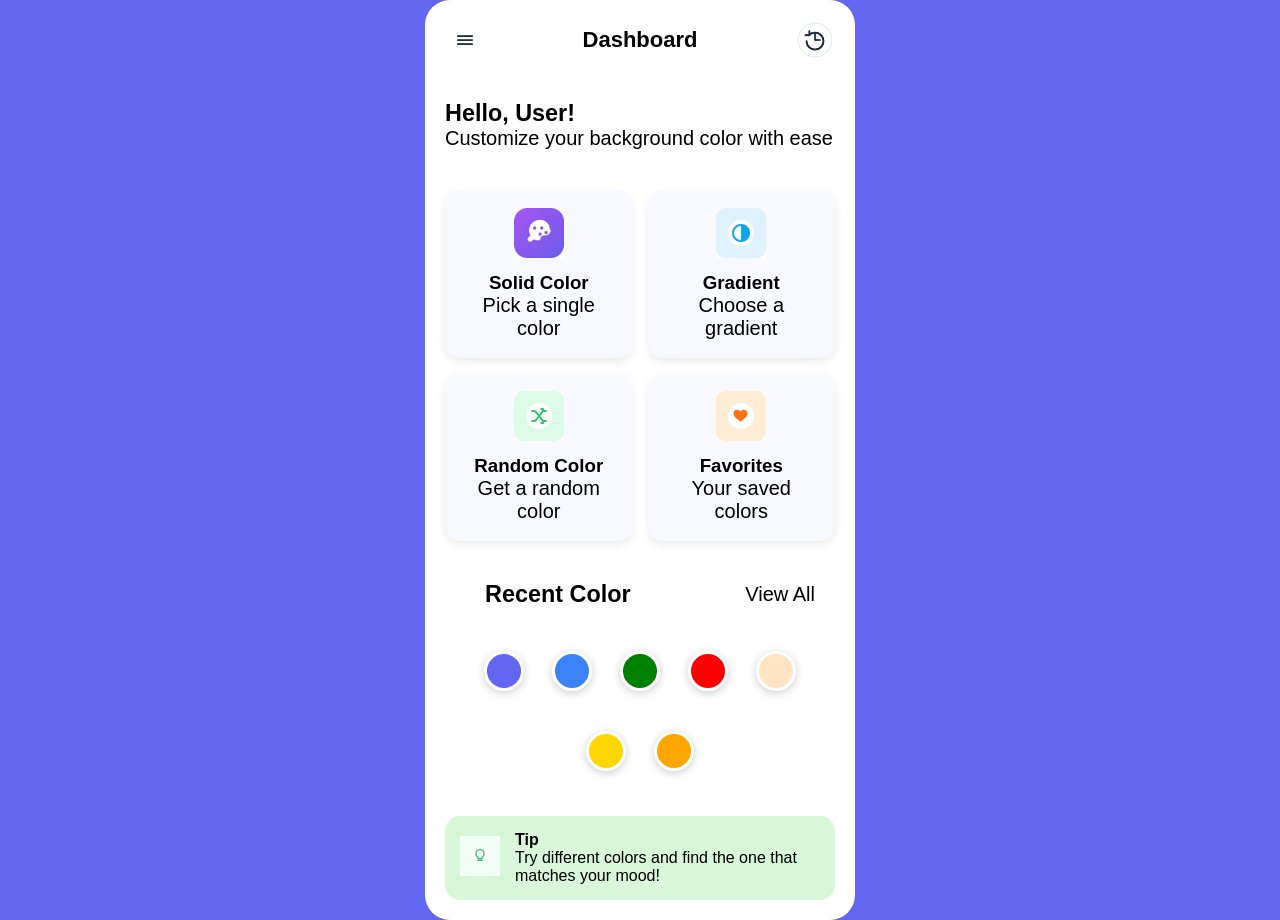
<file: index.html>
<!DOCTYPE html>
<html lang="en">
<head>
    <meta charset="UTF-8">
<meta name="viewport" content="width=device-width, initial-scale=1.0, maximum-scale=1.0, user-scalable=no">
<meta name="theme-color" content="#6366f1">
    <title>Dashboard</title>
    <link rel="stylesheet" href="wait.css">
</head>
<body>
    <div class="header">
    <div class="container">
<img src="gemini-svg (1).jpg" class="qwe" alt="Logo">
        <p><b>Dashboard</b></p>
        <img src="gemini-svg (2).jpg" class="asd" onclick="logout()" alt="logout">
    </div>
        <div class="mart">
            <h3>Hello, User!</h3>
            <p>Customize your background color with ease</p>
        </div>
        <div class="wide">

            <button class="paint" onclick="mart()" role="button" tabindex="0">
                <img src="gemini-svg.jpg">
                <h3>Solid Color</h3>
                <p>Pick a single color</p>
            </button>

            <div class="paint">
                <img src="gemini-svg (3).jpg" >
                <h3>Gradient</h3>
                <p>Choose a gradient</p>
            </div>

            <div class="paint">
                <img src="./gemini-svg (4).jpg">
                <h3>Random Color</h3>
                <p>Get a random color</p>
            </div>

         <div class="paint">
            <img src="gemini-svg (5).jpg">
                <h3>Favorites</h3>
                <p>Your saved colors</p>
            </div>
        </div>

        <div>
            <div class="pass">
                        <h3>Recent Color</h3>
                        <p>View All</p>
            </div>
            
            <div class="al">
                                 <span style="background-color: #6366f1;"></span>
                                <span style="background-color: #3b82f6;"></span>
                                <span style="background-color: green"> </span>
                                <span style="background-color: red;"></span>
                                <span style="background-color: bisque;"></span>
                                <span style="background-color: gold;" ></span>
                                <span style="background-color: orange;"></span>
            </div>
        </div>
        <div class="port">
            <div class="lap">
            <img src="gemini-svg (6).jpg" height="40px" width="40px" alt="Tip">
            </div>
<div>
    <h4>Tip</h4>
         <p>Try different colors and find the one that matches your mood!</p>
</div>
       
        </div>
    </div>
    <script src="script.js"></script>
</body>
</html>
</file>
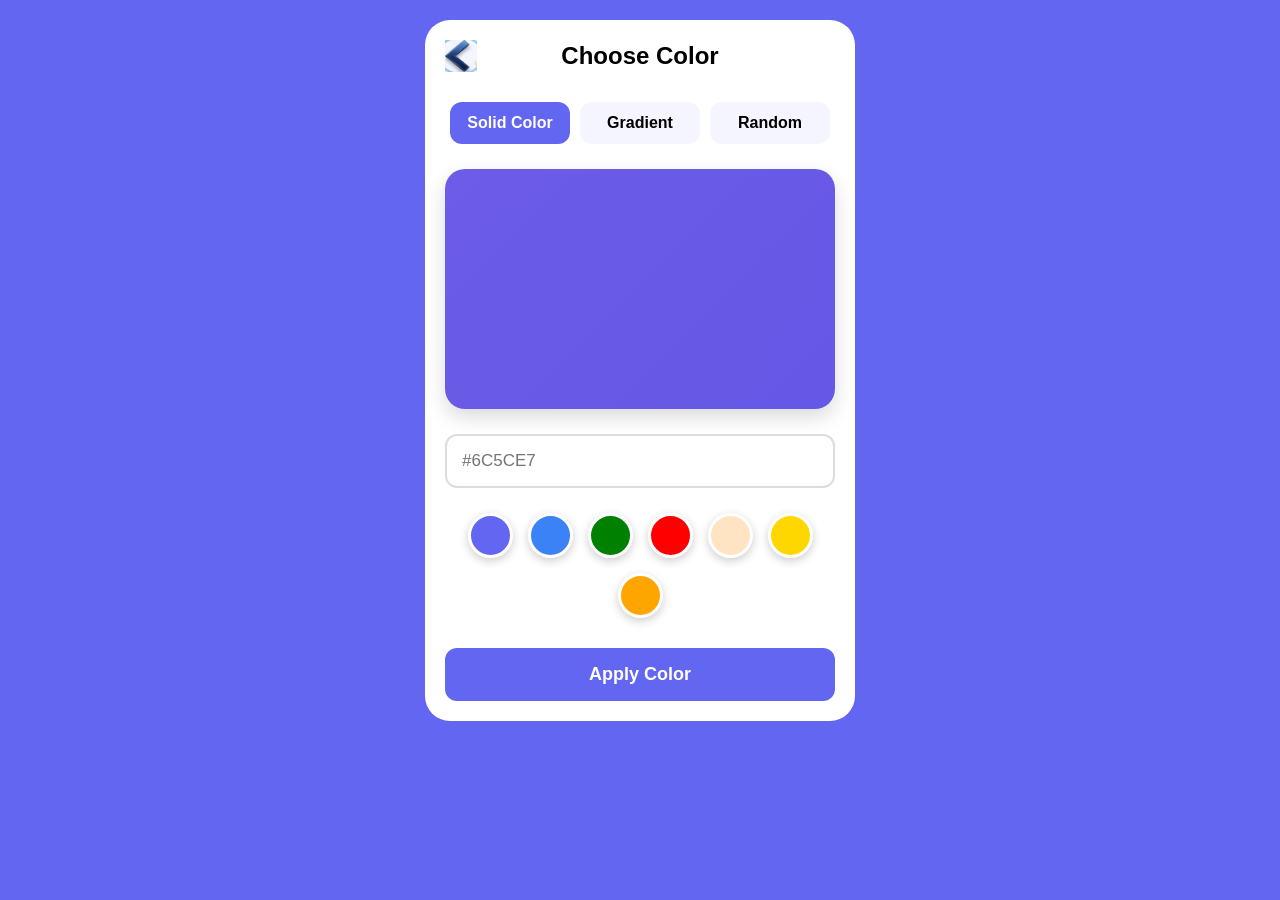
<file: choose.html>
<!DOCTYPE html>
<html lang="en">
<head>
    <meta charset="UTF-8">
<meta name="viewport" content="width=device-width, initial-scale=1.0, maximum-scale=1.0, user-scalable=no">
<meta name="theme-color" content="#6366f1">
    <title>Document</title>
    <style>
*{
    margin:0;
    padding:0;
    box-sizing:border-box;
}

html,body{
    width:100%;
    height:100%;
}

body{
    margin:0;
    background:#6366f1;
    display:flex;
    justify-content:center;
    align-items:flex-start;
    padding:20px 0;
    font-family:Arial, Helvetica, sans-serif;
}
.container{
    width:100%;
    max-width:430px;
    background:#fff;
    padding:20px;
    border-radius:25px;
    height:auto;
}

.container{
    width:100%;
    max-width:430px;
    background:#fff;
    border-radius:25px;
    padding:20px;
}

.wide{
    display:flex;
    align-items:center;
    margin-bottom:30px;
}

.logo{
    width:32px;
    height:32px;
    cursor:pointer;
}

.wide p{
    flex:1;
    text-align:center;
    font-size:24px;
    font-weight:700;
    margin-right:32px;
}

.part{
    display:flex;
    justify-content:space-around;
    margin-bottom:25px;
}

.part p{
    flex:1;
    text-align:center;
    padding:12px;
    background:#f5f5ff;
    border-radius:12px;
    margin:0 5px;
    font-weight:600;
    cursor:pointer;
}

.part p:first-child{
    background:#6366f1;
    color:#fff;
}

.part span{
    font-size:16px;
    font-weight:bold;
}

.row{
    width:100%;
    height:240px;
    border-radius:20px;
    margin-bottom:25px;
    background:linear-gradient(135deg,#6c5ce7,#6558e6);
    box-shadow:0 8px 20px rgba(0,0,0,.15);

}

.qwe{
    width:100%;
    padding:15px;
    border:2px solid #ddd;
    border-radius:12px;
    font-size:17px;
    margin-bottom:25px;
    outline:none;
}

.qwe:focus{
    border-color:#6366f1;
}

.al{
    display:flex;
    justify-content:center;
    flex-wrap:wrap;
    gap:15px;
    margin-bottom:30px;
}

.al span{
    width:45px;
    height:45px;
    border-radius:50%;
    cursor:pointer;
    border:3px solid #fff;
    box-shadow:0 3px 10px rgba(0,0,0,.2);
    transition:.3s;
}

.al span:hover{
    transform:scale(1.15);
}

.pot button{
    width:100%;
    padding:16px;
    border:none;
    border-radius:12px;
    background:#6366f1;
    color:#fff;
    font-size:18px;
    font-weight:bold;
    cursor:pointer;
    transition:.3s;
}


.pot button:hover{
    background:#5457e5;
}
@media(max-width:430px){

body{
    background:#fff;
}


.wide p{
    font-size:22px;
}

.part{
    gap:8px;
}

.part p{
    font-size:14px;
    padding:10px;
}

.row{
    height:200px;
}

.al span{
    width:40px;
    height:40px;
}

.qwe{
    font-size:16px;
}

.pot button{
    font-size:17px;
}

}

    </style>
</head>
<body>
    <div class="container">

    <div class="wide">
<img src="arrow.png" class="logo" onclick="back()">
        <p>Choose Color</p>
    </div>
    <div class="part">
          <p>Solid Color</p>
    <p>Gradient</p>
    <p>Random</p>
    </div>
    <div class="row"></div>

    <input type="text" class="qwe" placeholder="#6C5CE7">

                <div class="al">
                                 <span style="background-color: #6366f1;" onclick="race()"></span>
                                <span style="background-color: #3b82f6;" onclick="main()"></span>
                                <span style="background-color: green" onclick="green()"> </span>
                                <span style="background-color: red;" onclick="red() "></span>
                                <span style="background-color: bisque;" onclick="bisque()"></span>
                                <span style="background-color: gold;" onclick="gold()"></span>
                                <span style="background-color: orange;" onclick="orange()"></span>
            </div>
            <div class="pot">
                <button onclick="apply()">Apply Color</button>
            </div>
                    
    </div>
</body>
<script>
    let color="";
    let range=document.querySelector(".row");
    function back(){
        window.location.href="index.html";
    }
    function race(){
        color="#6366f1";
      range.style.background=color;
    }
    function main(){
        color="#3b82f6";
        range.style.background=color;
    }
    function green(){
        color="green";
        range.style.background=color;
    }
        function red(){
        color="red";
        range.style.background=color;
    }
        function bisque(){
        color="bisque";
        range.style.background=color;
    }
        function gold(){
        color="gold";
        range.style.background=color;
    }
        function orange(){
        color="orange";
        range.style.background=color;
    }
function apply(){
    localStorage.setItem("bg", color);
    window.location.href="index.html";
}
</script>
</html>
</file>
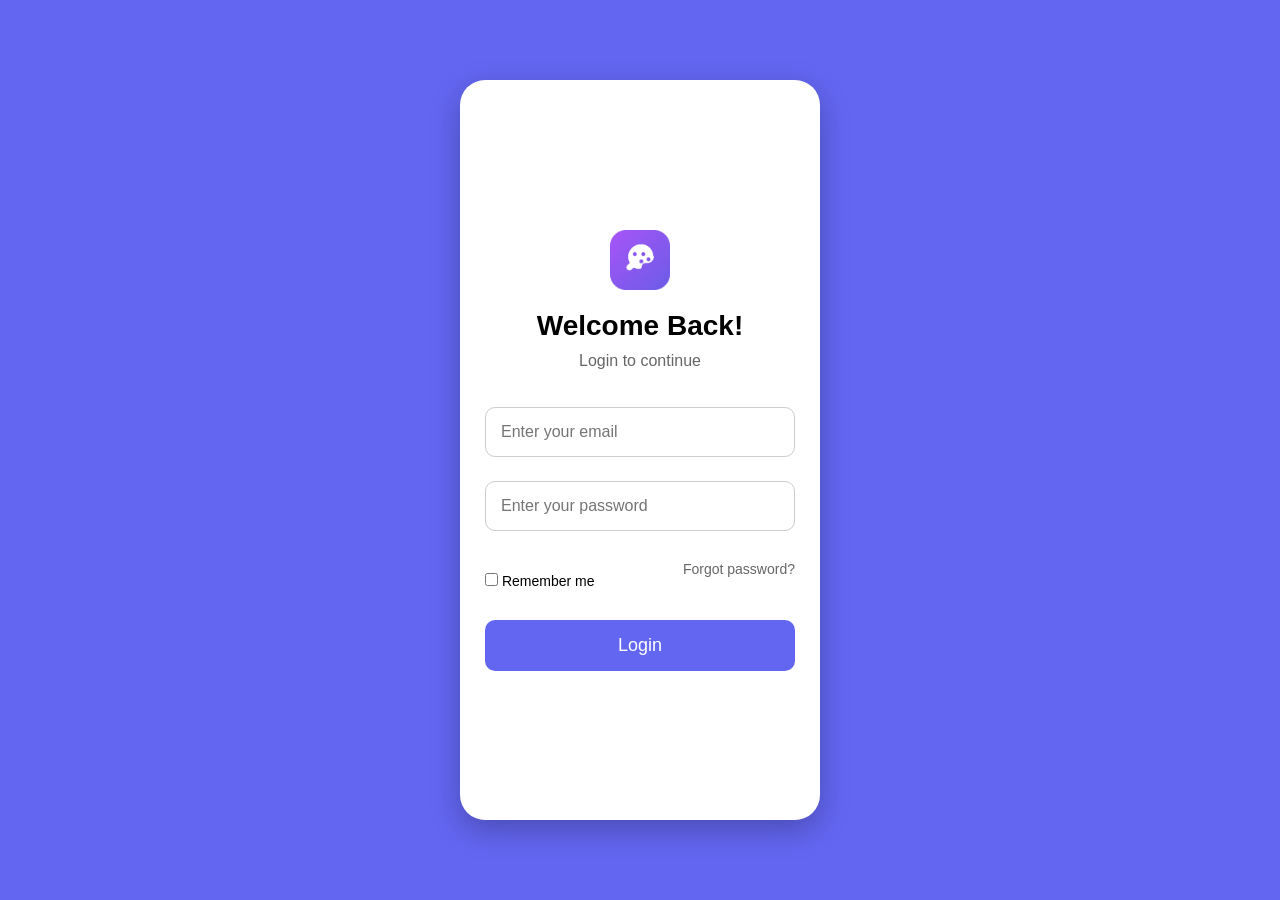
<file: login.html>
<!DOCTYPE html>
<html lang="en">
<head>
<meta charset="UTF-8">
<meta name="viewport"
content="width=device-width, initial-scale=1.0, maximum-scale=1.0, user-scalable=no">
<meta name="theme-color" content="#6366f1">

<title>Login</title>

<link rel="stylesheet" href="style.css">
</head>

<body>

<div class="container">

<img src="gemini-svg.jpg" class="logo">

<h2>Welcome Back!</h2>

<p>Login to continue</p>

<form>

<input
type="email"
placeholder="Enter your email"
autocomplete="email"
required>

<input
type="password"
placeholder="Enter your password"
autocomplete="current-password"
required>

</form>

<div class="mart">

<label>
<input type="checkbox">
Remember me
</label>

<p>Forgot password?</p>

</div>

<button type="button" onclick="login()">
Login
</button>

</div>

<script>
function login(){
window.location.href="index.html";
}
</script>

</body>
</html>
</file>
<file: wait.css>
*{
    margin:0;
    padding:0;
    box-sizing:border-box;
}

html,body{
    width:100%;
    height:100%;
}

body{
    margin:0;
    background:#6366f1;
    display:flex;
    justify-content:center;
    align-items:center;
    min-height:100vh;
    font-family:Arial, Helvetica, sans-serif;

}
.qwe{
    width:40px;
    height:40px;
    cursor:pointer;
}
.asd{
      width:40px;
    height:40px;
    cursor: pointer;
}
.container{
display:flex;
justify-content:space-between;
align-items:center;
margin-bottom: 20px;
}
.container p{
    flex:1;
    text-align:center;
    font-size:22px;
    margin:0;
}
.wide{
    display:grid;
    grid-template-columns:repeat(2,1fr);
    gap:15px;
    margin:20px 0;
}
.paint img{
    width:50px;
    height:50px;
    margin-bottom:10px;
}
.paint{
    background:#f8f8ff;
    border-radius:15px;
    padding:18px;
    text-align:center;
    box-shadow:0 4px 10px rgba(0,0,0,.08);
    transition:.3s;
    cursor:pointer;
    border:none;
}
.paint p{
    font-size: 20px;
}
.paint:hover{
    transform:translateY(-5px);
}
span{
    display: inline-block;
    border: 1px solid whitesmoke;
    border-radius: 50%;
    width: 30px;
    height: 30px;
    cursor: pointer;
    margin:8px;
    margin-bottom: 20px;
}
.pass{
    display: flex;
    align-items: center;
    gap: 30px;
}
.pass h3{
    margin-left: 20px;
}
.pass p{
    margin-left: auto;
}
.port{
    display:flex;
    align-items:center;
    gap:15px;
    background:#d8f7d8;
    padding:15px;
    border-radius:15px;
    margin-top:25px;
}
.header{
    width:100%;
    max-width:430px;
    min-height:100vh;
    margin:auto;
    background:#fff;
    padding:20px;
    border-radius:25px;
    overflow-y:auto;
}
.mart{
    padding: 20px 0;
    font-size:20px;
}
.pass{
    padding: 20px;
    font-size: 20px;
}
.al{
    display:flex;
    justify-content:center;
    flex-wrap:wrap;
    gap:12px;
    margin:15px 0;
}


.al span{
    width:40px;
    height:40px;
    border-radius:50%;
    border:3px solid #fff;
    box-shadow:0 2px 8px rgba(0,0,0,.2);
}

@media(max-width:768px){

.wide{
grid-template-columns:1fr;
}

.container{
display:flex;
justify-content:space-between;
align-items:center;
margin-bottom:20px;
gap:10px;
}

.pass{
flex-direction:column;
align-items:flex-start;
}

.port{
flex-direction:column;
text-align:center;
}

}

button.paint{
    font:inherit;
}

@media(max-width:430px){

body{
    padding:0;
    background:#fff;
}

.header{
    width:100%;
    max-width:100%;
    min-height:100vh;
    border-radius:0;
    padding:18px;
}

.wide{
    grid-template-columns:repeat(2,1fr);
    gap:12px;
}

.paint{
    padding:15px;
}

.paint img{
    width:45px;
    height:45px;
}

.paint h3{
    font-size:16px;
}

.paint p{
    font-size:13px;
}

.container p{
    font-size:20px;
}

.mart h3{
    font-size:24px;
}

.mart p{
    font-size:15px;
}

.pass{
    flex-direction:row;
    align-items:center;
}

.port{
    flex-direction:row;
    text-align:left;
}

}
</file>
<file: style.css>
*{
    margin:0;
    padding:0;
    box-sizing:border-box;
    font-family:Arial, Helvetica, sans-serif;
}

body{
    background:#6366f1;
    display:flex;
    justify-content:center;
    align-items:center;
    min-height:100vh;
}

/* Mobile Screen */
.container{
    width:360px;          /* Mobile width */
    height:740px;         /* Mobile height */
    background:#fff;
    border-radius:25px;
    padding:30px 25px;
    display:flex;
    flex-direction:column;
    justify-content:center;
    box-shadow:0 10px 30px rgba(0,0,0,.25);
}

.logo{
    width:60px;
    height:60px;
    display:block;
    margin:0 auto 20px;
}

h2{
    text-align:center;
    margin-bottom:10px;
    font-size:28px;
}

.container p{
    text-align:center;
    color:#666;
    margin-bottom:25px;
}

form input{
    width:100%;
    padding:15px;
    margin:12px 0;
    border:1px solid #ccc;
    border-radius:10px;
    font-size:16px;
    outline:none;
}

form input:focus{
    border-color:#6366f1;
}

.mart{
    display:flex;
    justify-content:space-between;
    align-items:center;
    margin:18px 0;
    font-size:14px;
}

button{
    width:100%;
    padding:15px;
    border:none;
    border-radius:10px;
    background:#6366f1;
    color:white;
    font-size:18px;
    cursor:pointer;
}

button:hover{
    background:#5053e6;
}


@media(max-width:480px){

body{
    background:#fff;
}

.container{
    width:100%;
    height:100vh;
    border-radius:0;
    box-shadow:none;
}

}
</file>
